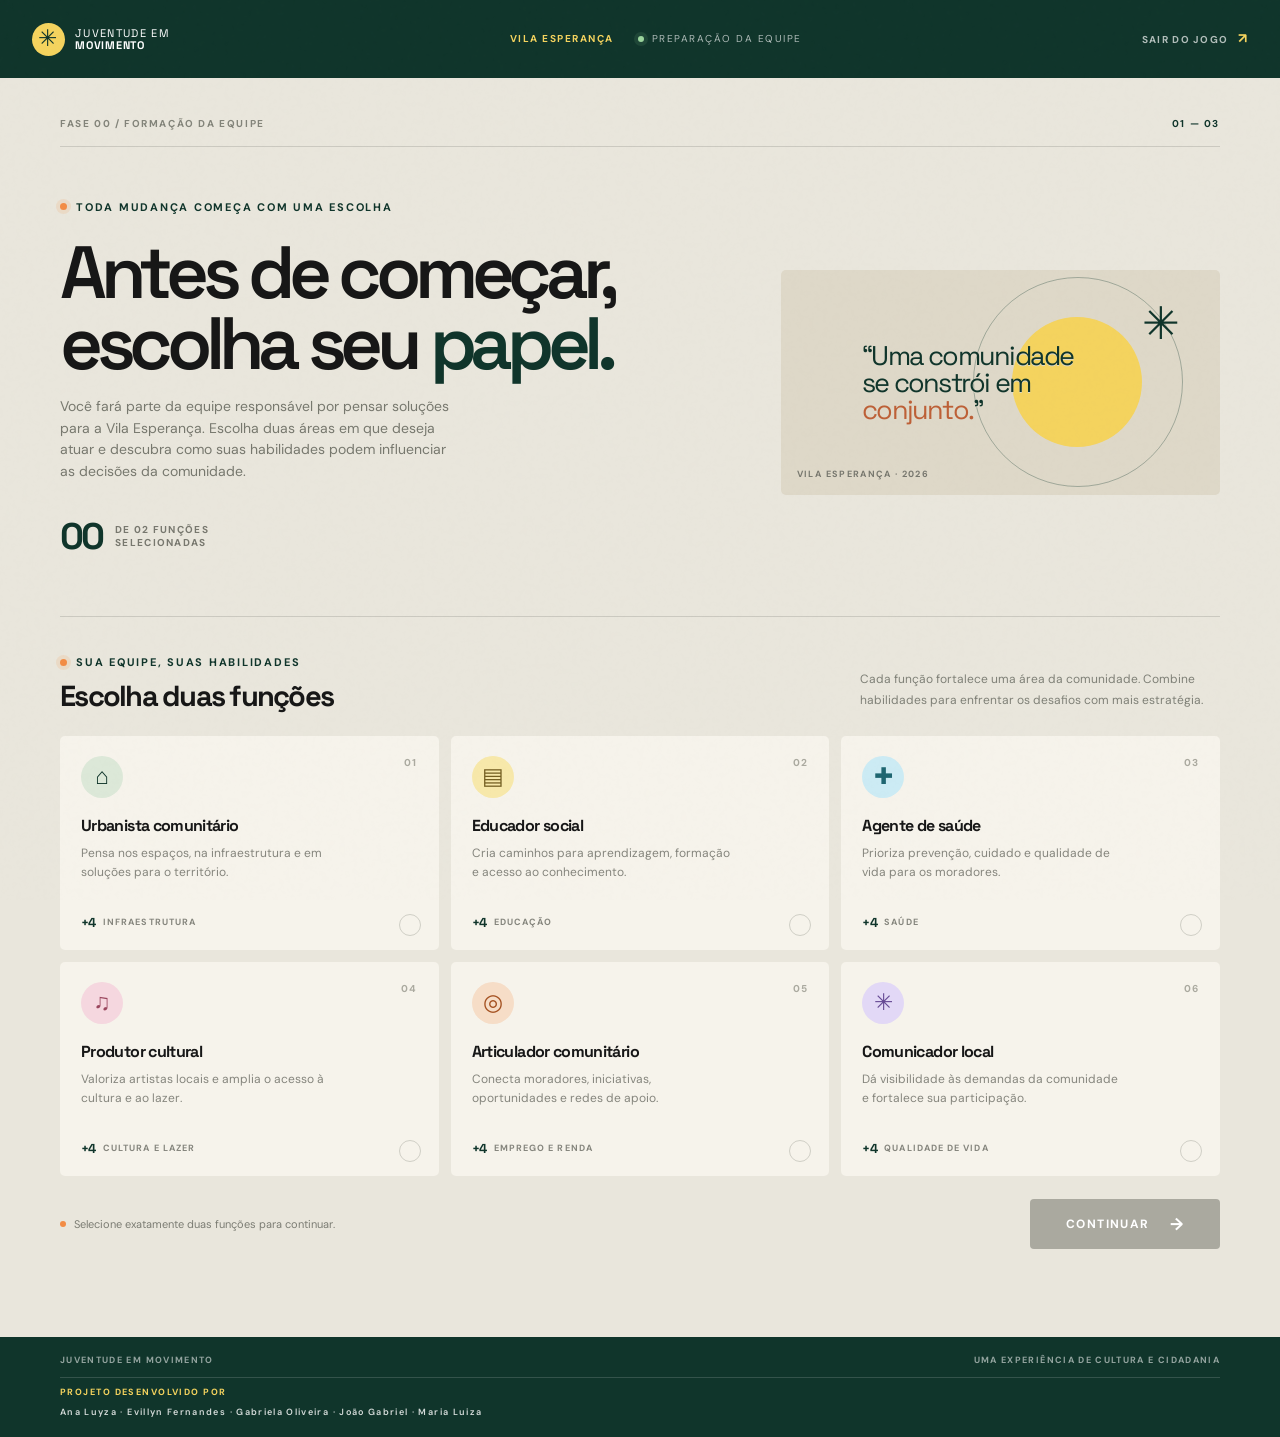
<file: juventude-em-movimento/funcoes.html>
<!doctype html>
<html lang="pt-BR">
<head>
  <meta charset="utf-8"><meta name="viewport" content="width=device-width, initial-scale=1"><meta name="theme-color" content="#10352b">
  <title>Escolha suas funções — Juventude em Movimento</title>
  <link rel="preconnect" href="https://fonts.googleapis.com"><link rel="preconnect" href="https://fonts.gstatic.com" crossorigin>
  <link href="https://fonts.googleapis.com/css2?family=DM+Sans:wght@400;500;600;700&family=Space+Grotesk:wght@400;500;600;700&display=swap" rel="stylesheet">
  <link rel="stylesheet" href="css/style.css"><link rel="icon" href="assets/favicon.svg" type="image/svg+xml">
</head>
<body class="role-page">
  <div class="role-grain" aria-hidden="true"></div>
  <header class="game-header role-header">
    <a class="game-brand" href="index.html"><span class="game-brand-icon">✳</span><span>JUVENTUDE EM<br><strong>MOVIMENTO</strong></span></a>
    <div class="role-header-center"><span class="header-overline">VILA ESPERANÇA</span><span class="header-status"><i></i> PREPARAÇÃO DA EQUIPE</span></div>
    <a href="index.html" class="header-exit">SAIR DO JOGO <span>↗</span></a>
  </header>
  <main class="role-main">
    <div class="role-topline"><span>FASE 00 / FORMAÇÃO DA EQUIPE</span><span>01 — 03</span></div>
    <section class="role-intro">
      <div class="role-intro-copy"><div class="eyebrow"><span class="eyebrow-dot"></span> TODA MUDANÇA COMEÇA COM UMA ESCOLHA</div><h1>Antes de começar,<br>escolha seu <em>papel.</em></h1><p>Você fará parte da equipe responsável por pensar soluções para a Vila Esperança. Escolha duas áreas em que deseja atuar e descubra como suas habilidades podem influenciar as decisões da comunidade.</p><div class="choose-count"><span class="count-number" id="selectedCount">00</span><span>DE 02 FUNÇÕES<br>SELECIONADAS</span></div></div>
      <div class="role-intro-art"><div class="role-asterisk">✳</div><div class="role-circle circle-outline"></div><div class="role-circle circle-solid"></div><div class="role-quote">“Uma comunidade<br>se constrói em<br><em>conjunto.</em>”</div><div class="role-art-label">VILA ESPERANÇA · 2026</div></div>
    </section>
    <section class="role-selection-section">
      <div class="role-section-heading"><div><div class="eyebrow"><span class="eyebrow-dot"></span> SUA EQUIPE, SUAS HABILIDADES</div><h2>Escolha duas funções</h2></div><p>Cada função fortalece uma área da comunidade. Combine habilidades para enfrentar os desafios com mais estratégia.</p></div>
      <div class="role-grid" id="roleGrid">
        <button class="role-card" type="button" data-role="urbanista" aria-pressed="false"><span class="role-card-index">01</span><span class="role-icon role-icon-green">⌂</span><span class="role-card-title">Urbanista comunitário</span><span class="role-card-desc">Pensa nos espaços, na infraestrutura e em soluções para o território.</span><span class="role-skill"><b>+4</b> INFRAESTRUTURA</span><span class="role-check">✓</span></button>
        <button class="role-card" type="button" data-role="educador" aria-pressed="false"><span class="role-card-index">02</span><span class="role-icon role-icon-yellow">▤</span><span class="role-card-title">Educador social</span><span class="role-card-desc">Cria caminhos para aprendizagem, formação e acesso ao conhecimento.</span><span class="role-skill"><b>+4</b> EDUCAÇÃO</span><span class="role-check">✓</span></button>
        <button class="role-card" type="button" data-role="saude" aria-pressed="false"><span class="role-card-index">03</span><span class="role-icon role-icon-blue">✚</span><span class="role-card-title">Agente de saúde</span><span class="role-card-desc">Prioriza prevenção, cuidado e qualidade de vida para os moradores.</span><span class="role-skill"><b>+4</b> SAÚDE</span><span class="role-check">✓</span></button>
        <button class="role-card" type="button" data-role="cultura" aria-pressed="false"><span class="role-card-index">04</span><span class="role-icon role-icon-pink">♫</span><span class="role-card-title">Produtor cultural</span><span class="role-card-desc">Valoriza artistas locais e amplia o acesso à cultura e ao lazer.</span><span class="role-skill"><b>+4</b> CULTURA E LAZER</span><span class="role-check">✓</span></button>
        <button class="role-card" type="button" data-role="articulador" aria-pressed="false"><span class="role-card-index">05</span><span class="role-icon role-icon-orange">◎</span><span class="role-card-title">Articulador comunitário</span><span class="role-card-desc">Conecta moradores, iniciativas, oportunidades e redes de apoio.</span><span class="role-skill"><b>+4</b> EMPREGO E RENDA</span><span class="role-check">✓</span></button>
        <button class="role-card" type="button" data-role="comunicacao" aria-pressed="false"><span class="role-card-index">06</span><span class="role-icon role-icon-purple">✳</span><span class="role-card-title">Comunicador local</span><span class="role-card-desc">Dá visibilidade às demandas da comunidade e fortalece sua participação.</span><span class="role-skill"><b>+4</b> QUALIDADE DE VIDA</span><span class="role-check">✓</span></button>
      </div>
      <div class="role-bottom-bar"><div class="role-selection-hint" id="roleHint"><span class="hint-dot"></span> Selecione exatamente duas funções para continuar.</div><button class="button button-green" id="continueToGame" type="button" disabled>CONTINUAR <span>→</span></button></div>
    </section>
  </main>
  <footer class="game-page-footer">
    <span>JUVENTUDE EM MOVIMENTO</span><span>UMA EXPERIÊNCIA DE CULTURA E CIDADANIA</span>
    <div class="footer-credits"><span class="footer-credits-label">PROJETO DESENVOLVIDO POR</span><span class="footer-credits-names">Ana Luyza · Evillyn Fernandes · Gabriela Oliveira · João Gabriel · Maria Luiza</span></div>
  </footer>
  <script src="js/funcoes.js"></script>
</body>
</html>
</file>
<file: juventude-em-movimento/css/style.css>
:root{
  --cream:#F4F1E8;--cream-2:#EAE6DA;--green:#10352B;--green-2:#1C493C;--black:#171717;--muted:#8B8B83;--yellow:#F4D35E;--orange:#F28C45;--purple:#B99AF5;--blue:#75C7E8;--pink:#F2A8BD;--white:#fffdf7;--line:rgba(23,23,23,.14);--shadow:0 18px 50px rgba(28,40,31,.09);--font-display:'Space Grotesk',Arial,sans-serif;--font-body:'DM Sans',Arial,sans-serif;
}
*{box-sizing:border-box}html{scroll-behavior:smooth;scroll-padding-top:90px}body{margin:0;background:var(--cream);color:var(--black);font-family:var(--font-body);font-size:15px;line-height:1.55;-webkit-font-smoothing:antialiased}button,input,textarea{font:inherit}button,a{-webkit-tap-highlight-color:transparent}a{color:inherit;text-decoration:none}button{color:inherit}.page-noise,.role-grain{position:fixed;inset:0;pointer-events:none;z-index:10;opacity:.055;background-image:url("data:image/svg+xml,%3Csvg viewBox='0 0 180 180' xmlns='http://www.w3.org/2000/svg'%3E%3Cfilter id='n'%3E%3CfeTurbulence type='fractalNoise' baseFrequency='.82' numOctaves='3' stitchTiles='stitch'/%3E%3C/filter%3E%3Crect width='100%25' height='100%25' filter='url(%23n)' opacity='.23'/%3E%3C/svg%3E")}.section-wrap{width:min(1180px,calc(100% - 64px));margin:0 auto}.home-page{overflow-x:hidden}.eyebrow{display:flex;align-items:center;gap:9px;font-size:10px;line-height:1.3;font-weight:700;letter-spacing:.16em;color:var(--green);text-transform:uppercase}.eyebrow-dot{width:7px;height:7px;display:inline-block;border-radius:50%;background:var(--orange);box-shadow:0 0 0 4px rgba(242,140,69,.14)}.eyebrow-light{color:#d6dfd5}.eyebrow-light .eyebrow-dot{background:var(--yellow);box-shadow:0 0 0 4px rgba(244,211,94,.13)}
/* shared header */
.site-header{height:88px;width:min(1320px,calc(100% - 64px));margin:0 auto;display:flex;align-items:center;justify-content:space-between;position:relative;z-index:20;border-bottom:1px solid var(--line)}.brand{display:inline-flex;align-items:center;gap:11px;min-width:220px}.brand-mark{width:32px;height:32px;border-radius:10px;background:var(--green);display:grid;grid-template-columns:repeat(2,1fr);gap:3px;padding:7px;transform:rotate(-7deg)}.brand-mark span{background:var(--yellow);border-radius:2px}.brand-mark span:nth-child(2){opacity:.7}.brand-mark span:nth-child(3){opacity:.45}.brand-mark span:nth-child(4){background:#fff}.brand-name{font-family:var(--font-display);font-size:12px;line-height:1.02;letter-spacing:-.045em;font-weight:500}.brand-name span{color:var(--orange)}.brand-name strong{font-weight:700}.main-nav{height:100%;display:flex;align-items:center;gap:36px}.nav-link{font-size:12px;font-weight:600;color:#72736b;position:relative;transition:color .2s}.nav-link:after{content:"";position:absolute;left:0;right:100%;bottom:-11px;height:2px;background:var(--orange);transition:right .25s}.nav-link:hover,.nav-link.active{color:var(--green)}.nav-link:hover:after,.nav-link.active:after{right:0}.header-actions{display:flex;align-items:center;gap:14px}.theme-toggle{width:36px;height:36px;border:1px solid var(--line);border-radius:50%;background:transparent;cursor:pointer;display:grid;place-items:center;font-size:18px;transition:all .2s}.theme-toggle:hover{background:var(--green);color:white;transform:rotate(-14deg)}.button{display:inline-flex;align-items:center;justify-content:center;gap:20px;min-height:50px;padding:0 22px;border:0;border-radius:4px;font-size:10px;font-weight:700;letter-spacing:.12em;text-transform:uppercase;cursor:pointer;transition:transform .22s,box-shadow .22s,background .22s,color .22s}.button:hover{transform:translateY(-3px);box-shadow:0 10px 22px rgba(16,53,43,.18)}.button span{font-size:17px;line-height:0}.button-dark{background:var(--green);color:#fff}.button-dark:hover{background:#1d4b3d}.button-small{min-height:40px;padding:0 16px;font-size:9px;gap:12px}.button-green{background:var(--green);color:#fff}.button-green:disabled{background:#aaa99f;box-shadow:none;transform:none;cursor:not-allowed}.button-light{background:#fff9e9;color:var(--green)}.button-yellow{background:var(--yellow);color:var(--green)}.mobile-menu-button{display:none;background:transparent;border:0;width:34px;height:34px;padding:7px}.mobile-menu-button span{display:block;height:2px;background:var(--green);margin:5px 0;width:100%}
/* home hero */
.hero{min-height:630px;padding:80px 0 70px;display:grid;grid-template-columns:1fr 1.08fr;align-items:center;position:relative}.hero-copy{padding:10px 0 24px;position:relative;z-index:2}.hero h1{font-family:var(--font-display);font-size:clamp(58px,7.1vw,98px);letter-spacing:-.085em;line-height:.94;font-weight:600;margin:27px 0 24px;max-width:680px}.hero h1 em,.section-heading h2 em,.numbers-heading h2 em,.community-intro h2 em,.sticky-heading h2 em,.cta-copy h2 em,.role-intro h1 em,.role-quote em,.note-modal h2 em{font-style:normal;color:var(--green);position:relative}.hero h1 em:after{content:"";position:absolute;left:4px;right:3px;bottom:2px;height:10px;background:var(--yellow);z-index:-1;transform:skewX(-13deg)}.hero-lead{font-size:14px;color:#77766e;max-width:420px;margin:0 0 29px}.hero-buttons{display:flex;align-items:center;gap:25px}.text-link{font-size:11px;font-weight:700;color:var(--green);border-bottom:1px solid rgba(16,53,43,.35);padding-bottom:5px}.text-link span{font-size:16px;margin-left:6px;display:inline-block;transition:transform .2s}.text-link:hover span{transform:translateY(4px)}.hero-note{display:flex;align-items:center;gap:11px;margin-top:62px;color:#76766d;font-size:10px;letter-spacing:.015em}.note-star{display:grid;place-items:center;color:var(--orange);font-size:24px}.hero-art{min-height:450px;position:relative;display:flex;align-items:center;justify-content:center}.hero-art img{width:107%;max-width:650px;position:relative;z-index:2;filter:drop-shadow(0 20px 30px rgba(22,45,34,.12));animation:artFloat 7s ease-in-out infinite}.art-orbit{position:absolute;border:1px solid rgba(16,53,43,.12);border-radius:50%;z-index:1}.orbit-one{width:445px;height:445px}.orbit-two{width:340px;height:340px;border-style:dashed}.art-sticker{position:absolute;z-index:4;font-family:var(--font-display);font-weight:700;line-height:1.05;letter-spacing:-.04em;font-size:11px;padding:15px 17px;box-shadow:5px 7px 0 rgba(16,53,43,.1);transform:rotate(8deg)}.art-sticker span{display:block;font-size:21px;margin-top:7px}.sticker-top{right:7%;top:39px;background:var(--yellow);color:var(--green)}.sticker-bottom{left:0;bottom:39px;background:var(--purple);color:#2f2249;transform:rotate(-7deg)}.art-caption{position:absolute;right:1%;bottom:4px;display:flex;align-items:center;gap:9px;font-size:8px;font-weight:700;letter-spacing:.18em;color:#85857c}.caption-line{width:28px;height:1px;background:var(--orange)}.hero-index{position:absolute;bottom:34px;left:0;display:flex;align-items:center;gap:11px;font-family:var(--font-display);font-size:10px;color:#97968d}.hero-index span:first-child{color:var(--green);font-weight:700}.index-line{width:42px;height:1px;background:var(--orange)}
@keyframes artFloat{0%,100%{transform:translateY(0)}50%{transform:translateY(-9px)}}
.ticker{overflow:hidden;background:var(--yellow);height:48px;display:flex;align-items:center;transform:rotate(-1deg) scale(1.02);position:relative;z-index:3}.ticker-track{display:flex;align-items:center;justify-content:space-around;gap:34px;white-space:nowrap;min-width:1700px;width:100%;animation:ticker 38s linear infinite}.ticker span{font-family:var(--font-display);font-size:11px;font-weight:700;letter-spacing:.14em;color:var(--green)}.ticker b{font-size:17px;color:var(--orange)}@keyframes ticker{to{transform:translateX(-25%)}}
/* about */
.project-section{padding:122px 0 128px}.section-heading{display:flex;justify-content:space-between;align-items:end;margin-bottom:48px}.section-heading h2,.numbers-heading h2,.community-intro h2,.sticky-heading h2{font-family:var(--font-display);font-size:clamp(40px,5vw,62px);line-height:1.03;letter-spacing:-.07em;font-weight:600;margin:20px 0 0}.section-heading h2 em,.community-intro h2 em,.sticky-heading h2 em{color:var(--green)}.section-aside{width:190px;color:#85857c;font-size:12px;margin:0 25px 3px 0}.about-grid{display:grid;grid-template-columns:1.06fr .94fr;grid-template-rows:auto auto;gap:18px}.about-card{border-radius:7px;padding:29px 32px;position:relative;overflow:hidden}.about-main{background:var(--green);color:#fff;grid-row:span 2;min-height:510px;display:flex;flex-direction:column}.card-topline{display:flex;align-items:center;justify-content:space-between}.micro-label{font-size:9px;font-weight:700;letter-spacing:.17em;opacity:.75}.card-symbol{font-size:24px;color:var(--yellow)}.about-main h3{font-family:var(--font-display);font-size:40px;line-height:1.03;letter-spacing:-.065em;margin:64px 0 22px;font-weight:600}.about-main p{font-size:13px;line-height:1.8;color:rgba(255,255,255,.77);max-width:485px;margin:0}.card-foot{display:flex;align-items:center;justify-content:space-between;margin-top:auto;padding-top:28px;font-size:8px;letter-spacing:.16em;font-weight:700;color:rgba(255,255,255,.6)}.foot-arrow{display:grid;place-items:center;width:29px;height:29px;border:1px solid rgba(255,255,255,.35);border-radius:50%;font-size:14px;color:var(--yellow)}.magazine-card{background:#E8DCCD;min-height:355px;color:var(--green);padding:25px 28px 20px}.magazine-card .micro-label{color:var(--green)}.magazine-stamp{width:51px;height:51px;border:1px solid var(--orange);border-radius:50%;display:grid;place-items:center;text-align:center;color:#bd6433;font-size:7px;font-weight:700;line-height:1.3;transform:rotate(13deg)}.magazine-visual{position:absolute;right:37px;top:65px;width:135px;height:200px;transform:rotate(8deg)}.magazine-cover{position:relative;height:183px;width:131px;background:#B95F3B;color:#F9EBD2;padding:14px;box-shadow:5px 8px 0 rgba(63,43,28,.14);overflow:hidden}.cover-kicker{font-size:6px;letter-spacing:.17em;border-bottom:1px solid rgba(255,255,255,.45);padding-bottom:6px;position:relative;z-index:2}.cover-title{font-family:var(--font-display);font-weight:700;font-size:35px;line-height:.79;letter-spacing:-.09em;position:relative;z-index:2;margin-top:16px}.cover-title span{color:var(--yellow)}.cover-bottom{position:absolute;bottom:12px;font-size:6px;font-weight:700;letter-spacing:.13em;line-height:1.4;z-index:2}.cover-sun{position:absolute;width:97px;height:97px;border-radius:50%;background:var(--yellow);right:-38px;bottom:23px;opacity:.9}.magazine-shadow{position:absolute;top:8px;right:8px;width:130px;height:184px;border:1px solid rgba(16,53,43,.22);z-index:-1}.magazine-card p{max-width:54%;font-size:11px;line-height:1.75;color:#4e5146;margin:37px 0 0;position:relative;z-index:2}.magazine-card .card-foot{color:#777267;position:relative;margin-top:12px;padding-top:18px}.magazine-card .foot-arrow{border-color:#aaa08f;color:var(--green)}.innovation-card{background:var(--yellow);border-radius:7px;min-height:260px;padding:26px 29px;position:relative;overflow:hidden;color:var(--green)}.innovation-orbit{position:absolute;right:29px;top:21px;border:1px solid rgba(16,53,43,.35);width:43px;height:43px;border-radius:50%;display:grid;place-items:center;font-size:22px;animation:spin 22s linear infinite}@keyframes spin{to{transform:rotate(360deg)}}.innovation-card h3{font-family:var(--font-display);font-size:27px;line-height:1;letter-spacing:-.06em;margin:23px 0 17px}.innovation-list{list-style:none;padding:0;margin:0;display:grid;grid-template-columns:1fr 1fr;gap:9px 14px}.innovation-list li{display:flex;gap:8px;font-size:9px;line-height:1.35;color:#435a36}.innovation-list li span{font-family:var(--font-display);font-weight:700;color:#b86637;font-size:9px}
/* data */
.numbers-section{background:var(--green);color:#fff;padding:110px 0 87px;position:relative;overflow:hidden}.numbers-section:after{content:"✳";position:absolute;font-size:570px;line-height:1;color:rgba(255,255,255,.018);right:-116px;top:-115px;pointer-events:none}.numbers-wrap{position:relative;z-index:1}.numbers-heading{display:grid;grid-template-columns:1fr 1fr;align-items:end;column-gap:50px;margin-bottom:48px}.numbers-heading .eyebrow{grid-column:1/-1}.numbers-heading h2{color:#fff;margin-top:19px}.numbers-heading h2 em{color:var(--yellow)}.numbers-heading p{max-width:310px;color:rgba(255,255,255,.65);font-size:12px;margin:0 0 6px;line-height:1.7}.data-grid{display:grid;grid-template-columns:1.1fr 1fr 1fr;gap:13px}.data-card{min-height:340px;border:1px solid rgba(255,255,255,.18);border-radius:5px;padding:22px 24px;position:relative;overflow:hidden;display:flex;flex-direction:column;background:rgba(255,255,255,.025)}.data-feature{background:var(--yellow);color:var(--green);border-color:var(--yellow)}.data-blue{background:var(--blue);color:var(--green);border-color:var(--blue)}.data-source{display:flex;justify-content:space-between;gap:10px;font-family:var(--font-display);font-size:11px;font-weight:700;letter-spacing:.09em}.data-source span{font-family:var(--font-body);font-size:7px;letter-spacing:.13em;opacity:.65}.data-number{font-family:var(--font-display);font-size:82px;line-height:.98;font-weight:600;letter-spacing:-.095em;margin-top:44px}.data-number span{font-size:.5em;letter-spacing:-.07em}.data-card p{font-size:10px;line-height:1.7;color:rgba(255,255,255,.72);max-width:320px;margin:10px 0 22px}.data-feature p,.data-blue p{color:rgba(16,53,43,.82)}.data-graphic{height:44px;display:flex;align-items:end;gap:4px;margin-top:auto;position:relative}.data-graphic i{width:8px;height:var(--h);background:var(--green);border-radius:2px 2px 0 0;opacity:.85}.data-graphic span{font-size:7px;text-transform:uppercase;letter-spacing:.14em;margin-left:10px;margin-bottom:2px;color:rgba(16,53,43,.65)}.data-card-bottom{display:flex;align-items:center;justify-content:space-between;margin-top:auto;padding-top:19px;border-top:1px solid rgba(255,255,255,.19);font-size:7px;letter-spacing:.13em;font-weight:700;color:rgba(255,255,255,.65)}.data-card-bottom b{font-size:16px;color:var(--yellow)}.data-blue .data-card-bottom,.data-feature .data-card-bottom{border-color:rgba(16,53,43,.2);color:rgba(16,53,43,.65)}.data-blue .data-card-bottom b,.data-feature .data-card-bottom b{color:var(--green)}.numbers-footnote{font-size:9px;color:rgba(255,255,255,.45);margin:17px 0 0}
/* culture */
.community-section{padding:123px 0 130px;display:grid;grid-template-columns:.75fr 1.25fr;gap:65px;align-items:center}.community-intro h2{margin-bottom:23px}.community-intro p{max-width:310px;color:#73746b;font-size:12px;line-height:1.8}.culture-collage{display:grid;grid-template-columns:1fr 1fr;grid-template-rows:175px 175px;gap:12px;transform:rotate(-1deg)}.culture-tile{border-radius:6px;padding:20px;position:relative;overflow:hidden;transition:transform .25s}.culture-tile:hover{transform:translateY(-5px) rotate(1deg)}.culture-tile>span{font-size:8px;font-weight:700;opacity:.65;letter-spacing:.14em}.culture-tile strong{display:block;font-family:var(--font-display);font-size:30px;letter-spacing:-.08em;line-height:.94;position:relative;z-index:2;margin-top:22px}.culture-tile small{font-size:7px;letter-spacing:.14em;display:block;margin-top:9px;position:relative;z-index:2}.tile-rap{background:var(--green);color:white}.sound-bars{position:absolute;right:22px;bottom:19px;display:flex;gap:3px;align-items:center;height:43px}.sound-bars i{width:4px;background:var(--yellow);border-radius:5px;height:var(--bar,20px)}.sound-bars i:nth-child(1){--bar:16px}.sound-bars i:nth-child(2){--bar:30px}.sound-bars i:nth-child(3){--bar:23px}.sound-bars i:nth-child(4){--bar:41px}.sound-bars i:nth-child(5){--bar:27px}.sound-bars i:nth-child(6){--bar:35px}.sound-bars i:nth-child(7){--bar:14px}.tile-graffiti{background:var(--orange);color:#2b2a21}.graffiti-sun{position:absolute;right:18px;bottom:-24px;width:130px;height:130px;border:2px solid rgba(42,42,33,.4);border-radius:50%}.graffiti-sun:after{content:"✳";position:absolute;left:31px;top:8px;font-size:65px;color:var(--yellow);transform:rotate(11deg)}.tile-dance{background:var(--purple);color:#302542}.dance-lines{position:absolute;right:15px;bottom:-35px;font-family:serif;font-size:135px;line-height:1;transform:rotate(-25deg);color:rgba(48,37,66,.4)}.tile-slam{background:var(--blue);color:#143d43}.slam-mark{position:absolute;right:24px;bottom:-43px;font-family:Georgia,serif;font-size:175px;color:rgba(20,61,67,.24);line-height:1}
/* sticky board */
.sticky-section{background:#173D32;padding:105px 0 74px;color:white;position:relative;overflow:hidden}.sticky-section:before{content:"";position:absolute;inset:0;background:radial-gradient(circle at 10% 15%,rgba(244,211,94,.09),transparent 22%),radial-gradient(circle at 88% 80%,rgba(185,154,245,.1),transparent 25%);pointer-events:none}.sticky-inner{position:relative;z-index:1}.sticky-heading{display:flex;align-items:end;justify-content:space-between;margin-bottom:48px}.sticky-heading h2{color:white}.sticky-heading h2 em{color:var(--yellow)}.sticky-intro{display:flex;align-items:end;gap:25px}.sticky-intro p{width:240px;font-size:11px;color:rgba(255,255,255,.62);line-height:1.75;margin:0}.sticky-intro .button{white-space:nowrap}.plus-icon{font-size:19px!important;font-weight:400}.sticky-board{display:grid;grid-template-columns:repeat(5,1fr);gap:18px;align-items:center;min-height:225px;padding:10px 2px 28px}.sticky-note{height:185px;padding:20px 18px 15px;position:relative;color:#28312b;display:flex;flex-direction:column;box-shadow:5px 11px 20px rgba(0,0,0,.18);transition:transform .25s,box-shadow .25s;animation:noteBob 5s ease-in-out infinite}.sticky-note:nth-child(2){animation-delay:-1.2s}.sticky-note:nth-child(3){animation-delay:-2.5s}.sticky-note:nth-child(4){animation-delay:-.7s}.sticky-note:nth-child(5){animation-delay:-3.3s}.sticky-note:hover{transform:translateY(-9px) rotate(0deg)!important;box-shadow:7px 18px 25px rgba(0,0,0,.24);z-index:2}.note-yellow{background:#F4D35E;transform:rotate(-3deg)}.note-lilac{background:#B99AF5;transform:rotate(2.5deg)}.note-blue{background:#75C7E8;transform:rotate(-1deg)}.note-orange{background:#F28C45;transform:rotate(3deg)}.note-pink{background:#F2A8BD;transform:rotate(-2deg)}.note-pin{position:absolute;width:9px;height:9px;top:9px;left:calc(50% - 4px);border-radius:50%;background:#fff4d5;box-shadow:0 1px 3px rgba(0,0,0,.25)}.sticky-note small{font-size:7px;font-weight:700;letter-spacing:.14em;opacity:.6;margin-top:3px}.sticky-note p{font-family:var(--font-display);font-size:17px;line-height:1.15;letter-spacing:-.045em;font-weight:600;margin:27px 0 10px;overflow-wrap:anywhere}.sticky-note b{font-size:8px;font-weight:600;opacity:.6;margin-top:auto}.sticky-footer{display:flex;align-items:center;justify-content:space-between;border-top:1px solid rgba(255,255,255,.17);padding-top:18px;font-size:8px;font-weight:700;letter-spacing:.14em;color:rgba(255,255,255,.55)}.live-dot{display:inline-block;width:6px;height:6px;border-radius:50%;background:#a7dc91;margin-right:8px;box-shadow:0 0 0 4px rgba(167,220,145,.12)}@keyframes noteBob{0%,100%{translate:0 0}50%{translate:0 -5px}}
/* CTA and footer */
.game-cta-section{padding:110px 0 90px}.game-cta{min-height:380px;background:var(--green);border-radius:8px;position:relative;overflow:hidden;display:grid;grid-template-columns:1fr .8fr;color:white;padding:58px 65px}.cta-copy{position:relative;z-index:2}.cta-copy h2{font-family:var(--font-display);font-size:clamp(43px,5vw,62px);line-height:.98;letter-spacing:-.07em;margin:24px 0 17px}.cta-copy h2 em{color:var(--yellow)}.cta-copy p{max-width:390px;color:rgba(255,255,255,.65);font-size:11px;line-height:1.7;margin-bottom:27px}.cta-art{position:relative;min-height:260px}.cta-orb{position:absolute;border:1px solid rgba(255,255,255,.15);border-radius:50%;pointer-events:none}.orb-a{width:410px;height:410px;right:-180px;top:-120px}.orb-b{width:290px;height:290px;right:-120px;top:-60px;border-style:dashed}.cta-sticker{position:absolute;top:1px;right:11%;z-index:2;background:var(--purple);color:#302542;font-size:9px;line-height:1.15;font-weight:700;padding:13px 15px;transform:rotate(9deg);box-shadow:5px 6px rgba(0,0,0,.1)}.cta-sticker span{display:block;font-size:20px;margin-top:5px}.cta-illustration{position:absolute;width:340px;height:250px;bottom:-9px;right:12%;border-bottom:3px solid rgba(244,211,94,.7)}.cta-house{position:absolute;bottom:0;border:2px solid rgba(255,255,255,.82);background:#225647}.house-one{left:5px;width:105px;height:133px;clip-path:polygon(0 22%,50% 0,100% 22%,100% 100%,0 100%)}.house-two{left:97px;width:145px;height:174px;background:#B85D3C;clip-path:polygon(0 24%,49% 0,100% 24%,100% 100%,0 100%)}.house-three{right:3px;width:104px;height:118px;background:#B99AF5;clip-path:polygon(0 22%,50% 0,100% 22%,100% 100%,0 100%)}.cta-house:after{content:"";position:absolute;left:35%;top:47%;width:25px;height:34px;background:rgba(244,211,94,.9);box-shadow:32px 0 0 rgba(244,211,94,.9),0 48px 0 rgba(244,211,94,.7)}.cta-person{position:absolute;z-index:2;width:18px;height:55px;background:var(--yellow);border-radius:12px 12px 4px 4px;left:48%;bottom:0}.cta-person:before{content:"";position:absolute;left:0;top:-18px;width:18px;height:18px;border-radius:50%;background:#E9A77D}.cta-spark{position:absolute;left:55%;top:6px;color:var(--yellow);font-size:31px}.site-footer{min-height:105px;border-top:1px solid var(--line);display:flex;align-items:center;justify-content:space-between;gap:20px}.site-footer p{font-size:9px;color:#87867d;margin:0}.brand-footer{min-width:auto}.brand-footer .brand-mark{width:27px;height:27px}.brand-footer .brand-name{font-size:10px}.back-top{font-size:8px;font-weight:700;letter-spacing:.13em;color:var(--green)}
/* modal */
.modal-backdrop{position:fixed;inset:0;background:rgba(7,22,17,.72);backdrop-filter:blur(6px);display:grid;place-items:center;padding:20px;z-index:50;opacity:0;visibility:hidden;transition:opacity .25s,visibility .25s}.modal-backdrop.open{opacity:1;visibility:visible}.note-modal{background:var(--cream);color:var(--black);width:min(470px,100%);max-height:calc(100vh - 40px);overflow:auto;padding:35px 38px 28px;border-radius:8px;position:relative;transform:translateY(15px) scale(.98);transition:transform .25s;box-shadow:0 28px 80px rgba(0,0,0,.3)}.modal-backdrop.open .note-modal{transform:translateY(0) scale(1)}.modal-close{position:absolute;right:18px;top:14px;border:0;background:transparent;font-size:28px;line-height:1;cursor:pointer;color:#777}.note-modal h2{font-family:var(--font-display);font-size:38px;line-height:1;letter-spacing:-.07em;margin:17px 0 24px}.note-form{display:grid;gap:8px}.note-form label,.color-picker-wrap>span{font-size:9px;font-weight:700;letter-spacing:.09em;text-transform:uppercase;color:#61645a;margin-top:6px}.note-form input:not([type=radio]),.note-form textarea{width:100%;border:1px solid #d9d5c9;background:#fffdf7;border-radius:4px;padding:12px 13px;font-size:12px;outline:none;color:var(--black);transition:border .2s,box-shadow .2s;resize:vertical}.note-form input:focus,.note-form textarea:focus{border-color:var(--green);box-shadow:0 0 0 3px rgba(16,53,43,.08)}.color-picker-wrap{display:flex;align-items:center;justify-content:space-between;margin:8px 0}.color-picker{display:flex;gap:9px}.color-option input{position:absolute;opacity:0;pointer-events:none}.swatch{display:block;width:22px;height:22px;border-radius:50%;border:2px solid rgba(0,0,0,.07);cursor:pointer;transition:transform .2s,outline .2s}.color-option input:checked+.swatch{outline:2px solid var(--green);outline-offset:3px;transform:scale(.92)}.swatch-yellow{background:var(--yellow)}.swatch-lilac{background:var(--purple)}.swatch-blue{background:var(--blue)}.swatch-orange{background:var(--orange)}.swatch-pink{background:var(--pink)}.modal-submit{width:100%;margin-top:6px}.form-feedback{font-size:10px;min-height:14px;margin:0;color:#b45231}.modal-privacy{font-size:8px;line-height:1.5;color:#929087;margin:13px 0 0}
/* dark mode */
body.dark-theme{--cream:#17211d;--cream-2:#25332c;--black:#f4f1e8;--muted:#aaa99f;--line:rgba(244,241,232,.16);--white:#1d2c25;color:var(--black)}body.dark-theme .site-header{border-color:var(--line)}body.dark-theme .nav-link{color:#b4b7ae}body.dark-theme .nav-link.active,body.dark-theme .nav-link:hover{color:var(--yellow)}body.dark-theme .brand-name{color:#f4f1e8}body.dark-theme .hero-lead,body.dark-theme .hero-note,body.dark-theme .section-aside,body.dark-theme .community-intro p,body.dark-theme .site-footer p{color:#b2b7ad}body.dark-theme .theme-toggle{color:var(--yellow);border-color:var(--line)}body.dark-theme .hero h1 em,body.dark-theme .section-heading h2 em,body.dark-theme .community-intro h2 em{color:var(--yellow)}body.dark-theme .about-main{background:#234b3d}body.dark-theme .site-footer{border-color:var(--line)}body.dark-theme .text-link,body.dark-theme .back-top{color:var(--yellow);border-color:rgba(244,211,94,.4)}body.dark-theme .project-section,body.dark-theme .community-section{background:var(--cream)}body.dark-theme .note-modal{background:#24332b;color:#f4f1e8}body.dark-theme .note-form label{color:#d6d7cd}body.dark-theme .note-form input:not([type=radio]),body.dark-theme .note-form textarea{background:#18251e;border-color:#405348;color:#f4f1e8}
/* role-selection page */
.role-page{background:#E9E6DC;min-height:100vh;color:var(--black);overflow-x:hidden}.role-grain{opacity:.045}.game-header{height:78px;padding:0 max(32px,calc((100vw - 1240px)/2));background:var(--green);color:#fff;display:flex;align-items:center;justify-content:space-between;position:relative;z-index:2}.game-brand{display:flex;align-items:center;gap:10px;font-family:var(--font-display);font-size:9px;line-height:1.1;letter-spacing:.12em;color:#fff}.game-brand strong{font-size:11px;letter-spacing:.07em}.game-brand-icon{width:33px;height:33px;background:var(--yellow);border-radius:50%;display:grid;place-items:center;color:var(--green);font-size:23px}.role-header-center{display:flex;align-items:center;gap:24px;font-size:8px;letter-spacing:.15em;color:rgba(255,255,255,.66)}.header-overline{font-weight:700;color:var(--yellow)}.header-status{display:flex;align-items:center;gap:8px}.header-status i{width:6px;height:6px;background:#9bd59d;border-radius:50%;box-shadow:0 0 0 4px rgba(155,213,157,.1)}.header-exit{font-size:8px;font-weight:700;letter-spacing:.13em;color:rgba(255,255,255,.68)}.header-exit span{font-size:14px;margin-left:6px;color:var(--yellow)}.role-main{max-width:1160px;width:calc(100% - 64px);margin:0 auto;padding:38px 0 88px}.role-topline{display:flex;align-items:center;justify-content:space-between;font-size:8px;font-weight:700;letter-spacing:.16em;color:#83847a;border-bottom:1px solid rgba(23,23,23,.14);padding-bottom:14px}.role-topline span:last-child{color:var(--green)}.role-intro{display:grid;grid-template-columns:1fr .65fr;gap:45px;padding:53px 0 51px;align-items:center}.role-intro-copy h1{font-family:var(--font-display);font-size:clamp(48px,6vw,74px);line-height:.96;letter-spacing:-.085em;font-weight:600;margin:23px 0 17px}.role-intro-copy h1 em{color:var(--green)}.role-intro-copy>p{font-size:12px;color:#77786e;max-width:390px}.choose-count{display:flex;align-items:center;gap:13px;margin-top:25px}.count-number{font-family:var(--font-display);font-size:37px;font-weight:700;letter-spacing:-.08em;color:var(--green)}.choose-count span:last-child{font-size:8px;line-height:1.3;font-weight:700;letter-spacing:.13em;color:#77776e}.role-intro-art{height:225px;position:relative;display:flex;align-items:center;justify-content:center;background:#DED8C8;border-radius:5px;overflow:hidden}.role-circle{position:absolute;border-radius:50%}.circle-outline{width:210px;height:210px;border:1px solid rgba(16,53,43,.3);right:37px;top:7px}.circle-solid{width:130px;height:130px;background:var(--yellow);right:78px;top:47px}.role-asterisk{position:absolute;right:40px;top:19px;font-size:45px;color:var(--green);z-index:2}.role-quote{position:relative;z-index:3;font-family:var(--font-display);font-size:27px;line-height:1;letter-spacing:-.065em;color:var(--green);margin-left:-65px;text-shadow:0 1px 0 #DED8C8}.role-quote em{color:#bd6037}.role-art-label{position:absolute;bottom:13px;left:16px;font-size:7px;letter-spacing:.15em;color:#77776e;font-weight:700}.role-selection-section{border-top:1px solid rgba(23,23,23,.14);padding-top:38px}.role-section-heading{display:flex;align-items:end;justify-content:space-between;margin-bottom:26px}.role-section-heading h2{font-family:var(--font-display);font-size:29px;line-height:1;letter-spacing:-.06em;margin:12px 0 0}.role-section-heading>p{max-width:360px;font-size:10px;line-height:1.7;color:#7f8077;margin:0}.role-grid{display:grid;grid-template-columns:repeat(3,1fr);gap:12px}.role-card{min-height:214px;background:#F6F3EB;border:1px solid transparent;border-radius:5px;text-align:left;position:relative;padding:19px 20px 16px;display:flex;flex-direction:column;align-items:flex-start;cursor:pointer;transition:transform .22s,border .22s,box-shadow .22s,background .22s}.role-card:hover{transform:translateY(-4px);box-shadow:0 12px 22px rgba(22,47,35,.08)}.role-card.selected{border:1.5px solid var(--green);background:#F0F2E8;box-shadow:inset 0 0 0 2px rgba(16,53,43,.06)}.role-card-index{position:absolute;top:18px;right:20px;font-size:8px;font-weight:700;letter-spacing:.12em;color:#aaa99f}.role-icon{display:grid;place-items:center;width:42px;height:42px;border-radius:50%;font-size:23px;margin-bottom:16px}.role-icon-green{background:#dce8d8;color:var(--green)}.role-icon-yellow{background:#f7e8aa;color:#735e21}.role-icon-blue{background:#ccebf4;color:#1f6671}.role-icon-pink{background:#f5d7df;color:#9a475e}.role-icon-orange{background:#f6ddc7;color:#a45121}.role-icon-purple{background:#e2d8f6;color:#664a94}.role-card-title{font-family:var(--font-display);font-size:16px;font-weight:700;letter-spacing:-.04em;margin-bottom:5px}.role-card-desc{font-size:9px;line-height:1.55;color:#85857d;max-width:260px}.role-skill{margin-top:auto;padding-top:15px;font-size:7px;letter-spacing:.12em;font-weight:700;color:#85857d;display:flex;align-items:center;gap:7px}.role-skill b{color:var(--green);font-family:var(--font-display);font-size:13px;letter-spacing:-.04em}.role-check{position:absolute;right:17px;bottom:13px;width:22px;height:22px;border:1px solid #d0cfc6;border-radius:50%;display:grid;place-items:center;color:transparent;font-size:12px;transition:all .2s}.role-card.selected .role-check{background:var(--green);border-color:var(--green);color:var(--yellow)}.role-bottom-bar{display:flex;align-items:center;justify-content:space-between;padding-top:23px}.role-selection-hint{font-size:9px;color:#7b7c73;display:flex;align-items:center;gap:8px}.hint-dot{width:6px;height:6px;background:var(--orange);border-radius:50%}.role-selection-hint.valid{color:var(--green)}.role-selection-hint.valid .hint-dot{background:#399a5e}.role-bottom-bar .button{min-width:190px}.game-page-footer{display:flex;justify-content:space-between;align-items:center;padding:17px max(32px,calc((100vw - 1160px)/2));background:var(--green);color:rgba(255,255,255,.55);font-size:7px;font-weight:700;letter-spacing:.15em}
/* play page */
.play-page{background:#F1EEE5;min-height:100vh;color:#1a211d;overflow-x:hidden}.play-topbar{min-height:75px;background:var(--green);color:#fff;display:flex;align-items:center;justify-content:space-between;padding:0 max(32px,calc((100vw - 1280px)/2));position:relative;z-index:5}.play-top-center{display:flex;align-items:center;gap:27px;font-size:8px;font-weight:700;letter-spacing:.15em;color:rgba(255,255,255,.66)}.play-level{padding:7px 11px;border:1px solid rgba(255,255,255,.23);border-radius:3px;color:var(--yellow)}.play-top-actions{display:flex;align-items:center;gap:9px}.icon-button,.restart-button{height:34px;border:1px solid rgba(255,255,255,.24);background:transparent;color:#fff;border-radius:3px;cursor:pointer;transition:background .2s,color .2s}.icon-button{width:35px;font-size:18px}.restart-button{padding:0 13px;font-size:8px;font-weight:700;letter-spacing:.12em}.restart-button span{font-size:15px;margin-left:6px;color:var(--yellow)}.icon-button:hover,.restart-button:hover{background:var(--yellow);color:var(--green)}.play-main{width:min(1280px,calc(100% - 64px));margin:0 auto;padding:26px 0 60px;min-height:calc(100vh - 132px)}.play-progress-row{display:flex;align-items:center;justify-content:space-between;font-size:8px;font-weight:700;letter-spacing:.14em;color:#88877d}.play-progress-row span:last-child{color:var(--green)}.play-progress-track{height:5px;background:#dedbd1;border-radius:10px;margin:10px 0 27px;overflow:hidden}.play-progress-fill{height:100%;width:14.28%;background:var(--orange);border-radius:10px;transition:width .7s cubic-bezier(.2,.75,.2,1)}.play-layout{display:grid;grid-template-columns:278px minmax(0,1fr);gap:29px;align-items:start}.community-dashboard{background:var(--green);border-radius:5px;padding:23px 21px 19px;color:#fff;position:sticky;top:18px;box-shadow:0 12px 30px rgba(16,53,43,.1)}.dashboard-heading{display:flex;justify-content:space-between;align-items:start;padding-bottom:17px;border-bottom:1px solid rgba(255,255,255,.17)}.dashboard-kicker{font-size:7px;letter-spacing:.16em;font-weight:700;color:rgba(255,255,255,.53)}.dashboard-heading h2{font-family:var(--font-display);font-size:31px;line-height:.9;letter-spacing:-.075em;margin:10px 0 0}.dashboard-heading h2 em{font-style:normal;color:var(--yellow)}.dashboard-asterisk{font-size:28px;color:var(--orange)}.population-line{display:flex;align-items:center;justify-content:space-between;padding:13px 0 11px;border-bottom:1px solid rgba(255,255,255,.13)}.population-line>span,.budget-box>span,.metrics-title,.team-mini>span{font-size:7px;font-weight:700;letter-spacing:.14em;color:rgba(255,255,255,.55)}.population-line b{font-family:var(--font-display);font-size:14px}.population-line small{font-family:var(--font-body);font-size:8px;font-weight:400;color:rgba(255,255,255,.55)}.budget-box{padding:15px 0 14px;border-bottom:1px solid rgba(255,255,255,.13)}.budget-box strong{display:block;font-family:var(--font-display);font-size:24px;letter-spacing:-.05em;margin:4px 0 9px;color:var(--yellow)}.budget-track{height:5px;background:rgba(255,255,255,.16);border-radius:5px;overflow:hidden}.budget-track i{display:block;height:100%;width:100%;background:var(--yellow);border-radius:5px;transition:width .5s}.budget-box small{display:block;font-size:7px;color:rgba(255,255,255,.52);margin-top:6px}.metrics-title{display:flex;justify-content:space-between;margin:15px 0 11px}.metrics-title span:last-child{font-weight:400}.metrics-list{display:grid;gap:10px}.metric-row{display:grid;grid-template-columns:1fr auto;gap:5px 10px;align-items:center}.metric-label{font-size:8px;color:rgba(255,255,255,.78)}.metric-value{font-family:var(--font-display);font-size:10px;font-weight:700;color:#fff}.metric-track{grid-column:1/-1;height:4px;background:rgba(255,255,255,.14);border-radius:5px;overflow:hidden}.metric-track i{display:block;height:100%;width:50%;background:var(--blue);border-radius:5px;transition:width .65s}.metric-row:nth-child(2) .metric-track i{background:var(--yellow)}.metric-row:nth-child(3) .metric-track i{background:var(--orange)}.metric-row:nth-child(4) .metric-track i{background:var(--purple)}.metric-row:nth-child(5) .metric-track i{background:#9bd59d}.metric-row:nth-child(6) .metric-track i{background:#f3a8bd}.metric-row:nth-child(7) .metric-track i{background:#fff}.team-mini{border-top:1px solid rgba(255,255,255,.14);padding-top:14px;margin-top:16px}.team-tags{display:flex;flex-wrap:wrap;gap:5px;margin-top:8px}.team-tag{padding:5px 7px;border-radius:2px;background:rgba(255,255,255,.11);font-size:7px;color:#fff}.dashboard-footnote{font-size:7px;line-height:1.45;color:rgba(255,255,255,.38);margin:14px 0 0}.mission-column{min-width:0;background:#F9F7F0;border:1px solid #e4e0d5;border-radius:5px;padding:26px 35px 28px;box-shadow:0 12px 35px rgba(30,45,34,.035);animation:missionIn .5s ease both}@keyframes missionIn{from{opacity:0;transform:translateY(10px)}to{opacity:1;transform:translateY(0)}}.mission-meta{display:flex;align-items:center;justify-content:space-between}.mission-chip{font-size:7px;font-weight:700;letter-spacing:.15em;padding:7px 10px;background:#e6eddf;color:var(--green);border-radius:2px}.mission-difficulty{font-size:8px;color:#8c8c82;letter-spacing:.13em}.mission-difficulty b{color:var(--green);font-size:12px}.mission-difficulty i{font-style:normal;color:#b6b4aa}.mission-heading{display:flex;align-items:center;gap:17px;margin:23px 0 10px}.mission-giant-number{font-family:var(--font-display);font-size:69px;font-weight:700;line-height:.9;letter-spacing:-.11em;color:#e3dfd3;min-width:75px}.mission-heading .eyebrow{font-size:8px}.mission-heading h1{font-family:var(--font-display);font-size:clamp(27px,3vw,39px);line-height:1.04;letter-spacing:-.065em;margin:8px 0 0;font-weight:700}.mission-description{font-size:11px;color:#77786f;line-height:1.75;max-width:660px;margin:18px 0 19px}.situation-box{display:flex;align-items:flex-start;gap:13px;background:#F0EDE3;border:1px solid #e8e3d7;border-radius:3px;padding:13px 15px;margin-bottom:26px}.situation-icon{width:22px;height:22px;background:var(--yellow);color:var(--green);border-radius:50%;display:grid;place-items:center;font-family:var(--font-display);font-weight:700;font-size:13px;flex:0 0 auto}.situation-box b{display:block;font-size:7px;letter-spacing:.14em;color:#77786f}.situation-box p{font-size:9px;line-height:1.5;color:#54584f;margin:4px 0 0}.choice-header{display:flex;align-items:end;justify-content:space-between;margin-bottom:12px}.choice-header .eyebrow{font-size:7px}.choice-header h2{font-family:var(--font-display);font-size:22px;letter-spacing:-.055em;margin:7px 0 0}.choice-instruction{font-size:7px;font-weight:700;letter-spacing:.13em;color:#9b9a90}.choice-list{display:grid;gap:8px}.choice-card{width:100%;display:grid;grid-template-columns:33px 1fr auto;align-items:center;gap:11px;border:1px solid #e3dfd4;background:#fffdf8;border-radius:3px;text-align:left;padding:12px 14px;cursor:pointer;transition:border .2s,background .2s,transform .2s,box-shadow .2s;min-height:69px}.choice-card:hover:not(:disabled){transform:translateX(4px);border-color:#a6b7a8;box-shadow:0 5px 13px rgba(16,53,43,.05)}.choice-card.selected{border:1.5px solid var(--green);background:#eff3e9;box-shadow:inset 0 0 0 2px rgba(16,53,43,.035)}.choice-card:disabled{opacity:.45;cursor:not-allowed}.choice-letter{width:30px;height:30px;border:1px solid #d9d7cc;border-radius:50%;display:grid;place-items:center;font-family:var(--font-display);font-size:11px;font-weight:700;color:#77786f}.choice-card.selected .choice-letter{background:var(--green);color:var(--yellow);border-color:var(--green)}.choice-copy strong{display:block;font-size:10px;font-weight:700;color:#252b25}.choice-copy small{display:block;font-size:8px;color:#85867d;margin-top:2px;line-height:1.4}.choice-cost{min-width:83px;text-align:right;font-family:var(--font-display);font-size:11px;font-weight:700;color:var(--green)}.choice-cost small{display:block;font-family:var(--font-body);font-size:7px;color:#9a998f;font-weight:500}.mission-actions{display:flex;align-items:center;justify-content:space-between;gap:15px;margin-top:17px}.selection-feedback{font-size:8px;color:#8c8c82;margin:0}.mission-actions .button{min-height:43px;font-size:8px}.result-card{margin-top:22px;border-radius:4px;border:1px solid #cbd8c8;background:#edf3e9;padding:19px 21px;animation:resultIn .35s ease both}@keyframes resultIn{from{opacity:0;transform:translateY(9px)}to{opacity:1;transform:translateY(0)}}.result-top{display:flex;align-items:center;justify-content:space-between;gap:12px}.result-badge{font-size:7px;font-weight:700;letter-spacing:.15em;color:#46704a}.result-cost{font-family:var(--font-display);font-size:14px;font-weight:700;color:var(--green)}.result-card h3{font-family:var(--font-display);font-size:19px;letter-spacing:-.04em;margin:10px 0 8px;color:#20362b}.result-card p{font-size:9px;line-height:1.65;color:#5e6b5e;margin:6px 0}.result-impact{display:grid;grid-template-columns:repeat(auto-fit,minmax(94px,1fr));gap:7px;margin:13px 0}.impact-pill{background:#fffdf8;border:1px solid #e0e8db;padding:7px 9px;border-radius:3px}.impact-pill span{display:block;font-size:7px;color:#7e897c}.impact-pill b{font-family:var(--font-display);font-size:12px;color:#2b5a3d}.impact-pill b.negative{color:#b65b43}.reflection-box{padding:11px 13px;border-left:3px solid var(--yellow);background:rgba(255,255,255,.55);margin-top:12px}.reflection-box span{font-size:7px;font-weight:700;letter-spacing:.13em;color:#7b866f}.reflection-box p{font-family:var(--font-display);font-size:12px;line-height:1.4;font-weight:600;color:#354b38;margin:4px 0 0}.result-actions{display:flex;justify-content:flex-end;margin-top:14px}.result-actions .button{min-height:39px;font-size:8px}.revelation-screen{background:var(--green);color:#fff;border-radius:6px;padding:clamp(28px,6vw,70px);margin:30px 0 5px;position:relative;overflow:hidden;animation:missionIn .6s ease both}.revelation-screen:after{content:"✳";position:absolute;font-size:400px;line-height:1;color:rgba(255,255,255,.035);right:-40px;top:-80px}.reveal-kicker{font-size:8px;font-weight:700;letter-spacing:.17em;color:var(--yellow)}.revelation-screen h1{font-family:var(--font-display);font-size:clamp(36px,6vw,68px);line-height:.98;letter-spacing:-.075em;max-width:820px;margin:28px 0}.revelation-screen h1 em{font-style:normal;color:var(--yellow)}.revelation-screen .reveal-lead{font-size:15px;line-height:1.6;max-width:690px;color:rgba(255,255,255,.8)}.revelation-screen .reveal-copy{font-size:10px;line-height:1.8;max-width:720px;color:rgba(255,255,255,.65)}.revelation-screen .final-quote{font-family:var(--font-display);font-size:clamp(19px,2.5vw,27px);line-height:1.25;font-weight:600;color:var(--yellow);max-width:790px;margin:33px 0}.reveal-stats{display:grid;grid-template-columns:repeat(4,1fr);gap:9px;margin:28px 0}.reveal-stat{border:1px solid rgba(255,255,255,.18);padding:12px;border-radius:3px}.reveal-stat b{display:block;font-family:var(--font-display);font-size:21px;color:var(--yellow)}.reveal-stat span{font-size:7px;letter-spacing:.12em;color:rgba(255,255,255,.56)}.wall-section{position:relative;z-index:1;background:#f7f4eb;color:var(--black);border-radius:5px;padding:27px;margin-top:32px}.wall-heading{display:flex;align-items:end;justify-content:space-between;gap:20px;margin-bottom:20px}.wall-heading h2{font-family:var(--font-display);font-size:30px;line-height:1;letter-spacing:-.06em;margin:9px 0 0;color:var(--green)}.wall-heading p{font-size:9px;color:#797b71;max-width:360px;margin:0}.wall-form{display:grid;grid-template-columns:170px 1fr 1.2fr auto;gap:8px;padding:15px;background:#eeece3;border-radius:4px;margin-bottom:18px;align-items:end}.wall-form label{display:block;font-size:7px;font-weight:700;letter-spacing:.1em;color:#77776e;margin:0 0 5px}.wall-form input,.wall-form textarea{width:100%;border:1px solid #dfdbcf;background:#fffdf7;border-radius:3px;padding:9px;font-family:var(--font-body);font-size:9px;resize:vertical;min-height:37px;color:#222}.wall-form textarea{height:37px;min-height:37px}.wall-form .button{min-height:37px;font-size:7px;padding:0 12px}.wall-posts{display:grid;grid-template-columns:repeat(2,minmax(0,1fr));gap:9px}.wall-post{padding:14px 15px;border:1px solid #e4e1d7;background:#fffdf8;border-radius:4px;min-width:0}.wall-post h3{font-family:var(--font-display);font-size:14px;line-height:1.2;letter-spacing:-.035em;margin:0 0 7px;color:#243e30;overflow-wrap:anywhere}.wall-post p{font-size:9px;line-height:1.6;color:#666a61;margin:0 0 12px;overflow-wrap:anywhere}.wall-post-footer{display:flex;align-items:center;justify-content:space-between;gap:10px;font-size:7px;color:#98978d}.wall-like{border:1px solid #dedbd0;background:transparent;border-radius:15px;padding:5px 9px;font-size:8px;color:#5f685b;cursor:pointer}.wall-like:hover{background:#fff0ef;border-color:#f0c1c6;color:#a64c5a}.wall-empty{grid-column:1/-1;text-align:center;padding:20px;color:#8a897f;font-size:9px;border:1px dashed #d6d2c6;border-radius:4px}.wall-status{font-size:8px;color:#8a897f;min-height:13px;margin:8px 0 0}.toast{position:fixed;left:50%;bottom:25px;transform:translate(-50%,20px);opacity:0;pointer-events:none;z-index:30;background:#172b22;color:#fff;padding:10px 16px;border-radius:3px;font-size:9px;box-shadow:0 8px 25px rgba(0,0,0,.2);transition:all .25s}.toast.show{opacity:1;transform:translate(-50%,0)}.play-footer{margin-top:0}
/* responsive */
@media(max-width:950px){.hero{grid-template-columns:1fr 1fr;min-height:555px}.hero h1{font-size:clamp(55px,7vw,76px)}.hero-art{min-height:380px}.orbit-one{width:350px;height:350px}.orbit-two{width:270px;height:270px}.art-sticker{font-size:9px;padding:12px}.project-section{padding:95px 0}.about-main h3{font-size:34px}.magazine-visual{right:20px;transform:scale(.82) rotate(8deg);transform-origin:top right}.magazine-card p{max-width:60%;font-size:10px;margin-top:26px}.innovation-list{gap:7px}.data-number{font-size:70px}.community-section{gap:35px}.sticky-board{gap:12px}.sticky-note{height:170px;padding:16px 13px}.sticky-note p{font-size:14px}.game-cta{padding:50px 42px}.cta-illustration{right:2%;transform:scale(.87);transform-origin:bottom right}.role-main{width:calc(100% - 50px)}.play-main{width:calc(100% - 40px)}.play-layout{grid-template-columns:245px minmax(0,1fr);gap:18px}.community-dashboard{padding:20px 17px}.mission-column{padding:24px 24px}.wall-form{grid-template-columns:1fr 1fr}.wall-form .wall-content-field{grid-column:1/3}}
@media(max-width:700px){.section-wrap{width:calc(100% - 38px)}.ticker{transform:none}.site-header{width:calc(100% - 38px);height:72px}.brand{min-width:auto}.brand-mark{width:29px;height:29px}.brand-name{font-size:10px}.main-nav{display:none;position:absolute;left:0;right:0;top:71px;height:auto;padding:17px 20px;background:var(--cream);border:1px solid var(--line);border-radius:0 0 7px 7px;box-shadow:var(--shadow);flex-direction:column;align-items:flex-start;gap:18px}.main-nav.mobile-open{display:flex}.nav-link:after{bottom:-5px}.header-actions{gap:8px}.theme-toggle{width:33px;height:33px}.button-small{min-height:36px;padding:0 11px;font-size:8px}.mobile-menu-button{display:block}.hero{display:flex;flex-direction:column;align-items:stretch;padding:65px 0 54px;min-height:auto}.hero-copy{padding:0}.eyebrow{font-size:8px}.hero h1{font-size:clamp(54px,14vw,78px);margin:23px 0 19px}.hero-lead{font-size:12px}.hero-buttons{gap:15px}.hero-buttons .button{min-height:45px;padding:0 16px;font-size:9px}.text-link{font-size:9px}.hero-note{margin-top:30px;font-size:9px}.hero-art{min-height:310px;margin-top:12px}.hero-art img{width:110%}.orbit-one{width:300px;height:300px}.orbit-two{width:235px;height:235px}.sticker-top{right:3%;top:12px}.sticker-bottom{left:1%;bottom:25px}.art-caption{right:0;bottom:-1px;font-size:6px}.hero-index{bottom:13px}.ticker{height:39px;margin-top:0}.ticker-track{gap:20px;min-width:1320px}.ticker span{font-size:9px}.project-section{padding:77px 0}.section-heading{display:block;margin-bottom:29px}.section-heading h2,.numbers-heading h2,.community-intro h2,.sticky-heading h2{font-size:42px}.section-aside{margin:17px 0 0;width:auto}.about-grid{grid-template-columns:1fr;gap:12px}.about-main{min-height:440px;padding:25px}.about-main h3{margin:55px 0 17px;font-size:35px}.about-main p{font-size:11px;line-height:1.75}.magazine-card{min-height:325px;padding:22px}.magazine-visual{right:27px;top:62px;transform:scale(.9) rotate(8deg)}.magazine-card p{max-width:57%;font-size:10px;margin-top:28px}.innovation-card{min-height:255px;padding:23px}.innovation-card h3{font-size:25px}.innovation-list li{font-size:8px}.numbers-section{padding:76px 0 57px}.numbers-heading{display:block;margin-bottom:27px}.numbers-heading h2{margin:18px 0}.numbers-heading p{font-size:11px}.data-grid{grid-template-columns:1fr;gap:9px}.data-card{min-height:260px;padding:20px}.data-number{font-size:70px;margin-top:27px}.data-card p{font-size:10px}.data-graphic{height:30px}.data-card:not(.data-feature) .data-number{margin-top:30px}.numbers-footnote{font-size:8px;line-height:1.5}.community-section{padding:78px 0;grid-template-columns:1fr;gap:23px}.community-intro p{font-size:11px;margin-top:12px}.culture-collage{grid-template-rows:145px 145px;gap:8px}.culture-tile{padding:15px}.culture-tile strong{font-size:25px;margin-top:17px}.sticky-section{padding:75px 0 48px}.sticky-heading{display:block;margin-bottom:23px}.sticky-heading h2{font-size:42px}.sticky-intro{display:flex;align-items:center;justify-content:space-between;gap:13px;margin-top:20px}.sticky-intro p{font-size:9px;width:auto;max-width:190px}.sticky-intro .button{min-height:42px;padding:0 12px;font-size:7px;gap:7px}.sticky-board{grid-template-columns:repeat(2,minmax(0,1fr));gap:11px;padding:10px 2px 21px}.sticky-note{height:150px;padding:15px 12px}.sticky-note p{font-size:15px;margin-top:21px}.sticky-note:nth-child(5){grid-column:1/3;width:48%;justify-self:center}.sticky-footer{font-size:6px}.game-cta-section{padding:68px 0 52px}.game-cta{display:block;padding:34px 25px 0;min-height:530px}.cta-copy h2{font-size:43px}.cta-copy p{font-size:10px}.cta-art{min-height:235px;margin-top:10px}.cta-illustration{right:50%;transform:translateX(50%) scale(.82);transform-origin:bottom center}.cta-sticker{right:7%;top:4px}.site-footer{min-height:120px;flex-wrap:wrap;padding:18px 0;gap:8px}.site-footer p{order:3;width:100%;font-size:8px}.back-top{font-size:7px}.note-modal{padding:30px 24px 23px}.note-modal h2{font-size:33px}.role-main{width:calc(100% - 38px);padding:25px 0 55px}.game-header{height:67px;padding:0 19px}.game-brand{font-size:8px}.game-brand-icon{width:29px;height:29px}.role-header-center{display:none}.header-exit{font-size:7px}.role-topline{font-size:7px}.role-intro{grid-template-columns:1fr;gap:22px;padding:35px 0 32px}.role-intro-copy h1{font-size:55px}.role-intro-copy>p{font-size:11px}.choose-count{margin-top:17px}.role-intro-art{height:165px}.circle-outline{width:155px;height:155px;right:32px;top:5px}.circle-solid{width:100px;height:100px;right:59px;top:32px}.role-asterisk{right:29px;top:12px;font-size:35px}.role-quote{font-size:22px;margin-left:-46px}.role-section-heading{display:block}.role-section-heading h2{font-size:25px}.role-section-heading>p{margin-top:10px;font-size:9px}.role-grid{grid-template-columns:1fr 1fr;gap:8px}.role-card{min-height:200px;padding:14px}.role-card-index{top:13px;right:13px}.role-icon{width:36px;height:36px;font-size:19px;margin-bottom:12px}.role-card-title{font-size:13px}.role-card-desc{font-size:8px}.role-skill{font-size:6px}.role-skill b{font-size:11px}.role-bottom-bar{align-items:flex-start;flex-direction:column;gap:15px}.role-bottom-bar .button{width:100%}.game-page-footer{padding:14px 19px;font-size:6px;gap:10px}.play-topbar{min-height:66px;padding:0 17px}.play-top-center{display:none}.play-top-actions{gap:6px}.icon-button{height:31px;width:31px}.restart-button{height:31px;font-size:7px;padding:0 9px}.play-main{width:calc(100% - 28px);padding:20px 0 38px}.play-progress-row{font-size:7px}.play-progress-track{margin:8px 0 18px}.play-layout{grid-template-columns:1fr;gap:13px}.community-dashboard{position:relative;top:auto;padding:16px}.dashboard-heading{display:none}.population-line{padding:0 0 8px}.population-line b{font-size:12px}.budget-box{padding:8px 0 9px}.budget-box strong{font-size:19px;display:inline-block;margin:2px 10px 2px 0}.budget-box>span{display:inline-block}.budget-track{height:4px}.budget-box small{display:inline-block;margin-left:8px}.metrics-title{margin:10px 0 7px}.metrics-list{grid-template-columns:1fr 1fr;gap:8px 13px}.metric-row{gap:2px 5px}.metric-label{font-size:7px}.metric-value{font-size:8px}.team-mini{padding-top:8px;margin-top:9px;display:flex;align-items:center;gap:10px}.team-tags{margin-top:0}.dashboard-footnote{display:none}.mission-column{padding:18px 15px 19px}.mission-heading{gap:10px;margin:19px 0 8px}.mission-giant-number{font-size:54px;min-width:56px}.mission-heading h1{font-size:27px}.mission-heading .eyebrow{font-size:6px}.mission-description{font-size:9px;margin:12px 0}.situation-box{padding:10px;margin-bottom:18px}.situation-box p{font-size:8px}.choice-header h2{font-size:19px}.choice-instruction{font-size:6px}.choice-card{grid-template-columns:28px 1fr auto;gap:8px;padding:10px;min-height:66px}.choice-letter{width:27px;height:27px;font-size:10px}.choice-copy strong{font-size:9px}.choice-copy small{font-size:7px}.choice-cost{min-width:68px;font-size:9px}.choice-cost small{font-size:6px}.mission-actions{align-items:stretch;flex-direction:column;gap:9px}.selection-feedback{font-size:7px}.mission-actions .button{width:100%}.result-card{padding:14px}.result-card h3{font-size:17px}.result-card p{font-size:8px}.impact-pill{padding:6px}.impact-pill span{font-size:6px}.impact-pill b{font-size:10px}.reflection-box p{font-size:11px}.result-actions .button{width:100%}.revelation-screen{padding:25px 17px;margin-top:14px}.revelation-screen h1{font-size:39px;margin:20px 0}.revelation-screen .reveal-lead{font-size:12px}.revelation-screen .reveal-copy{font-size:9px}.revelation-screen .final-quote{font-size:19px;margin:23px 0}.reveal-stats{grid-template-columns:1fr 1fr}.reveal-stat b{font-size:17px}.wall-section{padding:15px;margin-top:22px}.wall-heading{display:block}.wall-heading h2{font-size:25px}.wall-heading p{margin-top:10px;font-size:8px}.wall-form{grid-template-columns:1fr 1fr;padding:10px}.wall-form .wall-content-field{grid-column:1/3}.wall-form button{grid-column:1/3;width:100%}.wall-posts{grid-template-columns:1fr}.wall-post h3{font-size:13px}.play-footer{font-size:5px}.toast{width:max-content;max-width:calc(100% - 25px);text-align:center}}
@media(max-width:380px){.header-actions .button-small{gap:5px;padding:0 8px;font-size:7px}.brand-name{font-size:9px}.hero h1{font-size:52px}.role-grid{grid-template-columns:1fr}.role-card{min-height:175px}.role-card-desc{font-size:9px}.role-card-title{font-size:15px}.culture-tile strong{font-size:22px}.sticky-intro{align-items:flex-start;flex-direction:column}.sticky-intro p{max-width:100%}.sticky-note p{font-size:13px}}
@media(prefers-reduced-motion:reduce){*,*:before,*:after{scroll-behavior:auto!important;animation-duration:.01ms!important;animation-iteration-count:1!important;transition-duration:.01ms!important}}

/* entrance effects */
.reveal{opacity:0;transform:translateY(15px);transition:opacity .65s ease,transform .65s cubic-bezier(.2,.7,.2,1)}.reveal.revealed{opacity:1;transform:translateY(0)}.reveal-delay{transition-delay:.12s}.reveal-delay-1{transition-delay:.1s}.reveal-delay-2{transition-delay:.18s}
@media(prefers-reduced-motion:reduce){.reveal{opacity:1;transform:none}}

/* Contexto complementar dos dados — abre sem sobrecarregar os cartões. */
.data-detail{margin:0 0 15px;padding-top:10px;border-top:1px solid rgba(255,255,255,.16)}
.data-detail summary{display:inline-flex;align-items:center;gap:7px;cursor:pointer;list-style:none;font-size:7px;font-weight:700;letter-spacing:.14em;color:rgba(255,255,255,.78);transition:color .2s}
.data-detail summary::-webkit-details-marker{display:none}
.data-detail summary:after{content:'+';font-size:13px;line-height:1;color:var(--yellow)}
.data-detail[open] summary:after{content:'−'}
.data-detail summary:hover{color:var(--yellow)}
.data-detail p{max-width:none;margin:10px 0 0;font-size:9px;line-height:1.75;color:rgba(255,255,255,.72)}
.data-feature .data-detail,.data-blue .data-detail{border-color:rgba(16,53,43,.2)}
.data-feature .data-detail summary,.data-blue .data-detail summary{color:rgba(16,53,43,.75)}
.data-feature .data-detail summary:after,.data-blue .data-detail summary:after{color:var(--green)}
.data-feature .data-detail summary:hover,.data-blue .data-detail summary:hover{color:var(--green)}
.data-feature .data-detail p,.data-blue .data-detail p{color:rgba(16,53,43,.82)}
@media(max-width:700px){.data-detail p{font-size:9px;line-height:1.7}.data-detail{margin-bottom:13px}}


/* Identificação do projeto e créditos da equipe */
.site-footer { flex-wrap: wrap; padding-top: 18px; padding-bottom: 18px; }
.site-footer .footer-credits { flex: 1 1 290px; max-width: 430px; }
.footer-credits { display: flex; flex-direction: column; gap: 5px; min-width: 0; }
.footer-credits-label { font-size: 7px; font-weight: 700; letter-spacing: .16em; color: var(--orange); }
.footer-credits-names { font-size: 9px; line-height: 1.6; font-weight: 600; color: var(--green); }
.game-page-footer { flex-wrap: wrap; row-gap: 9px; }
.game-page-footer .footer-credits { flex: 1 0 100%; padding-top: 8px; border-top: 1px solid rgba(255,255,255,.15); }
.game-page-footer .footer-credits-label { color: var(--yellow); }
.game-page-footer .footer-credits-names { color: rgba(255,255,255,.82); }
@media (max-width: 700px) {
  .site-footer { align-items: flex-start; }
  .site-footer .footer-credits { flex: 1 1 100%; order: 4; max-width: none; padding-top: 8px; }
  .site-footer .footer-credits-names { font-size: 8px; }
  .game-page-footer { align-items: flex-start; }
  .game-page-footer .footer-credits { flex-basis: 100%; }
  .game-page-footer .footer-credits-names { font-size: 7px; line-height: 1.7; }
}

/* Exclusão dos post-its criados no próprio navegador */
.sticky-note.note-can-delete { cursor: pointer; }
.note-delete {
  position: absolute;
  top: 8px;
  right: 8px;
  z-index: 3;
  display: grid;
  place-items: center;
  width: 27px;
  height: 27px;
  padding: 0 0 2px;
  border: 1px solid rgba(40,49,43,.22);
  border-radius: 50%;
  background: rgba(255,255,255,.72);
  color: #8b302b;
  font: 700 21px/1 Arial, sans-serif;
  cursor: pointer;
  opacity: 0;
  pointer-events: none;
  transform: scale(.82);
  transition: opacity .18s ease, transform .18s ease, background .18s ease;
}
.sticky-note.note-can-delete:hover .note-delete,
.sticky-note.note-can-delete.note-actions-visible .note-delete,
.sticky-note.note-can-delete:focus-within .note-delete {
  opacity: 1;
  pointer-events: auto;
  transform: scale(1);
}
.note-delete:hover { background: #fff; transform: scale(1.08)!important; }
.note-delete:focus-visible { outline: 2px solid #173D32; outline-offset: 2px; opacity: 1; pointer-events: auto; }
.note-delete:disabled { cursor: wait; opacity: .8; }
@media (hover: none) {
  .sticky-note.note-can-delete .note-delete { opacity: 0; pointer-events: none; }
  .sticky-note.note-can-delete.note-actions-visible .note-delete { opacity: 1; pointer-events: auto; }
}

/* Exclusão de publicações no Mural da Sociedade */
.wall-post-can-delete { cursor: pointer; }
.wall-post-actions { display: flex; align-items: center; gap: 6px; flex: 0 0 auto; }
.wall-delete {
  display: grid;
  place-items: center;
  width: 24px;
  height: 24px;
  padding: 0 0 2px;
  border: 1px solid #e3c6c4;
  border-radius: 50%;
  background: #fff7f5;
  color: #a83f38;
  font: 700 19px/1 Arial, sans-serif;
  cursor: pointer;
  opacity: 0;
  pointer-events: none;
  transform: scale(.82);
  transition: opacity .18s ease, transform .18s ease, background .18s ease;
}
.wall-post-can-delete:hover .wall-delete,
.wall-post-can-delete.wall-post-actions-visible .wall-delete,
.wall-post-can-delete:focus-within .wall-delete {
  opacity: 1;
  pointer-events: auto;
  transform: scale(1);
}
.wall-delete:hover { background: #ffe7e2; transform: scale(1.08)!important; }
.wall-delete:focus-visible { outline: 2px solid #173D32; outline-offset: 2px; opacity: 1; pointer-events: auto; }
.wall-delete:disabled { cursor: wait; opacity: .8; }
@media (hover: none) {
  .wall-post-can-delete .wall-delete { opacity: 0; pointer-events: none; }
  .wall-post-can-delete.wall-post-actions-visible .wall-delete { opacity: 1; pointer-events: auto; }
}

/* AJUSTE DE LEGIBILIDADE — aumenta textos pequenos sem alterar a estrutura ou as funções do site */
body{font-size:16px}
.eyebrow{font-size:11px}
.brand-name{font-size:14px}
.nav-link{font-size:13px}
.button{font-size:12px}
.button-small{font-size:11px}
.hero-lead{font-size:16px}
.text-link{font-size:13px}
.hero-note{font-size:12px}
.art-sticker{font-size:13px}
.art-caption{font-size:10px}
.hero-index{font-size:12px}
.ticker span{font-size:13px}
.section-aside{font-size:14px}
.micro-label{font-size:11px}
.about-main p{font-size:15px}
.card-foot{font-size:10px}
.magazine-stamp{font-size:9px}
.cover-kicker,.cover-bottom{font-size:9px}
.magazine-card p{font-size:13px}
.innovation-list li,.innovation-list li span{font-size:11px}
.numbers-heading p{font-size:14px}
.data-source{font-size:13px}
.data-source span,.data-graphic span{font-size:10px}
.data-card p{font-size:13px}
.data-card-bottom,.numbers-footnote{font-size:11px}
.community-intro p{font-size:14px}
.culture-tile>span{font-size:10px}
.culture-tile small{font-size:9px}
.sticky-intro p{font-size:13px}
.sticky-note small,.sticky-note b,.sticky-footer{font-size:10px}
.sticky-note p{font-size:17px}
.cta-copy p{font-size:14px}
.cta-sticker{font-size:11px}
.site-footer p{font-size:11px}
.back-top{font-size:10px}
.note-form label,.color-picker-wrap>span{font-size:11px}
.note-form input:not([type=radio]),.note-form textarea{font-size:14px}
.form-feedback{font-size:12px}
.modal-privacy{font-size:10px}
.game-brand{font-size:11px}
.role-header-center,.header-exit,.role-topline{font-size:10px}
.role-intro-copy>p{font-size:14px}
.choose-count span:last-child{font-size:10px}
.role-art-label{font-size:9px}
.role-section-heading>p{font-size:12px}
.role-card-index{font-size:10px}
.role-card-desc{font-size:12px}
.role-skill{font-size:9px}
.role-selection-hint{font-size:11px}
.game-page-footer{font-size:9px}
.play-top-center,.restart-button,.play-progress-row{font-size:10px}
.dashboard-kicker{font-size:10px}
.population-line>span,.budget-box>span,.metrics-title,.team-mini>span{font-size:9px}
.population-line small,.budget-box small,.metric-label,.team-tag,.dashboard-footnote{font-size:10px}
.metric-value{font-size:12px}
.mission-chip,.mission-difficulty,.mission-heading .eyebrow{font-size:10px}
.mission-description{font-size:14px}
.situation-box b{font-size:10px}
.situation-box p{font-size:12px}
.choice-header .eyebrow,.choice-instruction{font-size:10px}
.choice-copy strong{font-size:12px}
.choice-copy small{font-size:10px}
.choice-cost{font-size:12px}
.choice-cost small{font-size:9px}
.selection-feedback{font-size:10px}
.mission-actions .button,.result-actions .button{font-size:11px}
.result-badge,.impact-pill span,.reflection-box span{font-size:9px}
.result-card p{font-size:12px}
.reveal-kicker{font-size:10px}
.revelation-screen .reveal-copy{font-size:12px}
.reveal-stat span{font-size:10px}
.wall-heading p{font-size:12px}
.wall-form label{font-size:10px}
.wall-form input,.wall-form textarea{font-size:12px}
.wall-form .button{font-size:10px}
.wall-post p{font-size:12px}
.wall-post-footer,.wall-like,.wall-empty,.wall-status,.toast{font-size:10px}
.data-detail summary{font-size:10px}
.data-detail p{font-size:12px}
.footer-credits-label{font-size:9px}
.footer-credits-names{font-size:11px}
.site-footer .footer-credits-names{font-size:10px}
.game-page-footer .footer-credits-names{font-size:9px}

@media(max-width:700px){
  body{font-size:15px}
  .brand-name{font-size:12px}
  .button-small{font-size:10px}
  .eyebrow{font-size:10px}
  .hero-lead{font-size:14px}
  .hero-buttons .button{font-size:11px}
  .text-link{font-size:11px}
  .hero-note{font-size:11px}
  .art-caption{font-size:8px}
  .ticker span{font-size:11px}
  .about-main p{font-size:13px}
  .magazine-card p{font-size:12px}
  .innovation-list li,.innovation-list li span{font-size:10px}
  .numbers-heading p{font-size:13px}
  .data-card p{font-size:12px}
  .numbers-footnote{font-size:10px}
  .community-intro p{font-size:13px}
  .culture-tile>span{font-size:9px}
  .sticky-intro p{font-size:12px}
  .sticky-intro .button{font-size:10px}
  .sticky-note p{font-size:16px}
  .sticky-footer{font-size:9px}
  .cta-copy p{font-size:13px}
  .site-footer p{font-size:10px}
  .back-top{font-size:9px}
  .game-brand{font-size:10px}
  .header-exit,.role-topline{font-size:9px}
  .role-intro-copy>p{font-size:13px}
  .role-section-heading>p{font-size:11px}
  .role-card-title{font-size:14px}
  .role-card-desc{font-size:11px}
  .role-skill{font-size:9px}
  .game-page-footer{font-size:8px}
  .restart-button,.play-progress-row{font-size:9px}
  .population-line b{font-size:13px}
  .metric-label{font-size:9px}
  .metric-value{font-size:10px}
  .mission-heading .eyebrow{font-size:9px}
  .mission-description{font-size:13px}
  .situation-box p{font-size:11px}
  .choice-instruction{font-size:9px}
  .choice-copy strong{font-size:11px}
  .choice-copy small{font-size:9px}
  .choice-cost{font-size:10px}
  .choice-cost small{font-size:9px}
  .selection-feedback{font-size:9px}
  .result-card p{font-size:11px}
  .revelation-screen .reveal-copy{font-size:11px}
  .wall-heading p{font-size:11px}
  .wall-form label{font-size:9px}
  .wall-form input,.wall-form textarea{font-size:11px}
  .wall-form .button{font-size:10px}
  .wall-post p{font-size:11px}
  .play-footer{font-size:8px}
  .data-detail summary{font-size:9px}
  .data-detail p{font-size:11px}
  .footer-credits-label{font-size:8px}
  .footer-credits-names,.site-footer .footer-credits-names{font-size:9px}
  .game-page-footer .footer-credits-names{font-size:8px}
}
</file>
